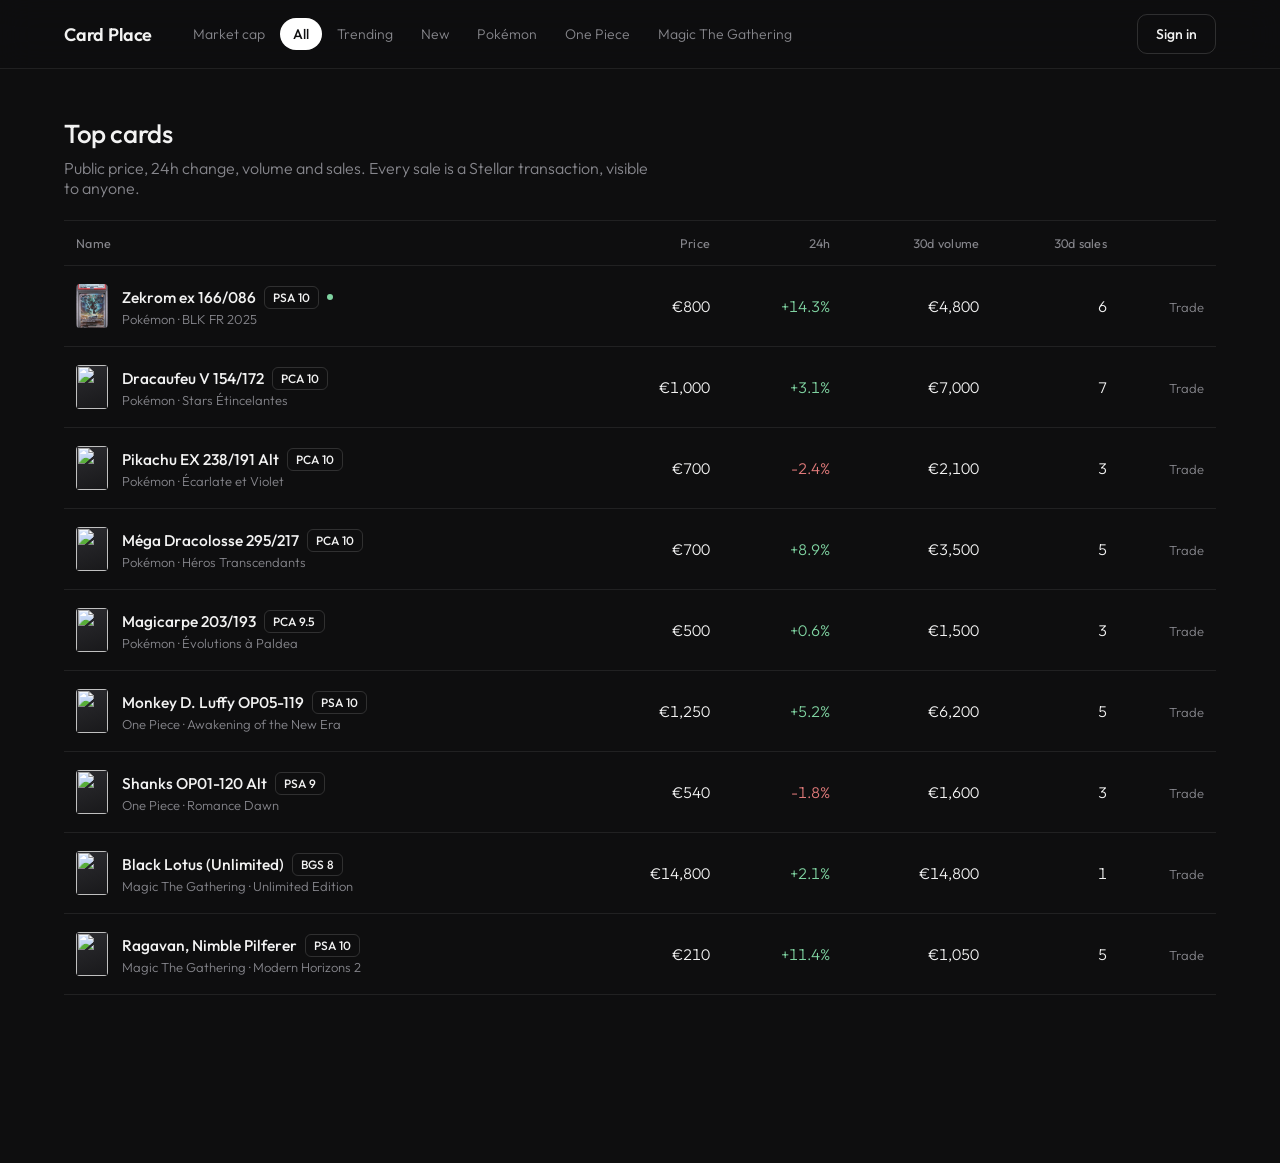
<file: demo-web-page/index.html>
<!doctype html>
<html lang="en">
<head>
  <meta charset="utf-8">
  <meta name="viewport" content="width=device-width, initial-scale=1">
  <title>Card Place — Zekrom ex PSA 10</title>
  <link rel="preconnect" href="https://fonts.googleapis.com">
  <link href="https://fonts.googleapis.com/css2?family=Outfit:wght@300;400;500;600&display=swap" rel="stylesheet">
  <link rel="stylesheet" href="styles.css">
</head>
<body>

<nav class="nav">
  <div class="nav-inner">
    <a class="brand" href="#">Card Place</a>
    <div class="nav-links tabs" id="market-tabs">
      <button data-cat="cap">Market cap</button>
      <button data-cat="all" class="active">All</button>
      <button data-cat="trending">Trending</button>
      <button data-cat="new">New</button>
      <button data-cat="Pokémon">Pokémon</button>
      <button data-cat="One Piece">One Piece</button>
      <button data-cat="Magic The Gathering">Magic The Gathering</button>
    </div>
    <div class="nav-right">
      <button class="btn btn-ghost">Sign in</button>
    </div>
  </div>
</nav>

<main class="page">

  <!-- ====== Market ====== -->
  <section id="market" class="section">
    <div class="section-head">
      <h1 id="market-title">Top cards</h1>
      <p class="muted" id="market-sub">Public price, 24h change, volume and sales. Every sale is a Stellar transaction, visible to anyone.</p>
    </div>

    <div class="tabs cap-filter" id="cap-filter" hidden>
      <button data-game="all" class="active">All</button>
      <button data-game="Pokémon">Pokémon</button>
      <button data-game="One Piece">One Piece</button>
      <button data-game="Magic The Gathering">Magic The Gathering</button>
    </div>
    <div class="cap-grid" id="cap-grid" hidden></div>

    <div class="table-wrap" id="market-table-wrap">
      <table class="table" id="market-table">
        <thead>
          <tr>
            <th>Name</th>
            <th class="num">Price</th>
            <th class="num">24h</th>
            <th class="num">30d volume</th>
            <th class="num">30d sales</th>
            <th class="num"></th>
          </tr>
        </thead>
        <tbody></tbody>
      </table>
    </div>
  </section>

  <!-- ====== Card ====== -->
  <section id="card" class="section card-section" hidden>

    <aside class="card-visual">
      <div class="card3d" id="card3d">
        <div class="card3d-inner" id="card3d-inner">
          <img class="face front" src="../docs/psa-137798077-front.jpg" alt="Zekrom ex PSA 10, front">
          <img class="face back" src="../docs/psa-137798077-back.jpg" alt="Zekrom ex PSA 10, back">
        </div>
      </div>
      <input class="turn" id="turn" type="range" min="0" max="180" value="0" step="1" aria-label="Turn the card">
    </aside>

    <div class="card-data">

      <header class="card-head">
        <div>
          <p class="eyebrow">Pokémon · BLK FR 2025 · 166/086 · Special Illustration Rare</p>
          <h2 id="card-title">Zekrom ex <span class="grade-chip">PSA 10</span></h2>
        </div>
        <div class="stats">
          <div class="stat"><div class="stat-value"><small>€</small><span id="st-last">—</span></div><div class="stat-label">Last sale</div></div>
          <div class="stat"><div class="stat-value"><small>€</small><span id="st-record">—</span></div><div class="stat-label">Record sale</div></div>
          <div class="stat"><div class="stat-value stat-trend" id="st-trend-wrap"><span id="st-trend">—</span><small>%</small></div><div class="stat-label">All-time change</div></div>
        </div>
      </header>

      <!-- Sales history -->
      <div class="block">
        <div class="block-head">
          <h3>Sales history</h3>
          <div class="select-chip">
            <span>Grade</span>
            <select id="grade-filter"><option value="10">10</option><option value="9">9</option><option value="all">All</option></select>
          </div>
        </div>


        <div class="chart-wrap">
          <svg id="chart" viewBox="0 0 900 300" preserveAspectRatio="none" aria-label="Price chart"></svg>
          <div class="chart-tip" id="chart-tip" hidden></div>
        </div>
        <div class="chart-x"><span id="x-start"></span><span id="x-end"></span></div>

        <div class="periods" id="periods">
          <button data-days="7">7D</button>
          <button data-days="30">1M</button>
          <button data-days="90">3M</button>
          <button data-days="180">6M</button>
          <button data-days="ytd">YTD</button>
          <button data-days="all" class="active">All</button>
        </div>
      </div>

      <!-- Rarity -->
      <div class="block rarity">
        <div class="block-head">
          <h3>How rare is this card?</h3>
          <button class="textlink" id="pop-toggle">Click to see more data</button>
        </div>
        <div class="rarity-row">
          <div class="rarity-item"><span class="rarity-big" id="rarity-big">—</span><span class="rarity-sub" id="rarity-sub"></span></div>
          <div class="rarity-item"><span class="rarity-big" id="rarity-gem">—</span><span class="rarity-sub">gem rate</span></div>
          <div class="rarity-item"><span class="rarity-big" id="rarity-total">—</span><span class="rarity-sub">graded in total</span></div>
        </div>
        <div class="pop-more" id="pop-more" hidden>
          <p class="rarity-text" id="rarity-text"></p>
          <div class="grades" id="pop"></div>
        </div>
      </div>

    </div>

    <aside class="card-side">
      <div class="actions actions-top">
        <button class="btn btn-primary" id="btn-buy">Buy now</button>
        <button class="btn btn-ghost" id="btn-offer">Make an offer</button>
        <button class="btn btn-ghost" id="btn-sell">Sell</button>
      </div>

      <!-- Recent transactions -->
      <div class="block">
        <div class="block-head">
          <h3>Recent sales</h3>

        </div>
        <div class="txs" id="txs"></div>
      </div>

      <div class="grid-2">
        <!-- On-chain record -->
        <div class="block" id="vault">
          <div class="block-head">
            <h3>Card record</h3>
            <span class="tag" id="vault-status">—</span>
          </div>
          <p class="record-text" id="record-text">Reading the public record…</p>
        <a class="btn btn-ghost btn-block btn-track" id="btn-track" href="#" target="_blank" rel="noopener">
          <svg class="ico" viewBox="0 0 24 24"><path d="M12 3l8 4.5v9L12 21l-8-4.5v-9L12 3zM12 12l8-4.5M12 12v9M12 12L4 7.5"/></svg>
          Track this card on the blockchain
        </a>
        </div>

        <!-- Card details -->
        <div class="block">
          <div class="block-head">
            <h3>Card details</h3>
          </div>
          <dl class="kv details" id="details"></dl>
        </div>
      </div>
      </div>

      <p class="footnote">Card record and live prices are read from the Stellar testnet. Sales history, population and the other market rows are sample data.</p>
    </aside>
  </section>

</main>

<script src="app.js"></script>
</body>
</html>
</file>
<file: demo-web-page/styles.css>
:root {
  --bg: #0e0e0f;
  --line: rgba(255, 255, 255, 0.08);
  --line-2: rgba(255, 255, 255, 0.14);
  --surface: rgba(255, 255, 255, 0.035);
  --text: #f2f2f2;
  --muted: #86868c;
  --up: #7fd3a1;
  --down: #e07a7a;
  --ease: cubic-bezier(0.4, 0, 0.2, 1);
}

* { box-sizing: border-box; }
html, body { margin: 0; background: var(--bg); color: var(--text); font-family: "Outfit", system-ui, -apple-system, sans-serif; font-weight: 300; -webkit-font-smoothing: antialiased; }
a { color: inherit; text-decoration: none; }
button { font: inherit; color: inherit; cursor: pointer; background: none; border: 0; padding: 0; }
h1, h2, h3 { margin: 0; font-weight: 500; letter-spacing: -0.015em; }
h1 { font-size: 26px; }
h2 { font-size: 38px; display: flex; align-items: center; gap: 14px; line-height: 1.1; }
h3 { font-size: 15px; color: var(--text); }
p { margin: 0; }
.muted { color: var(--muted); }
.small { font-size: 13px; }
.eyebrow { color: var(--muted); font-size: 13px; letter-spacing: 0.02em; margin-bottom: 8px; }

/* nav */
.nav { position: sticky; top: 0; z-index: 10; background: rgba(14, 14, 15, 0.8); backdrop-filter: blur(16px); -webkit-backdrop-filter: blur(16px); border-bottom: 1px solid var(--line); }
.nav-inner { max-width: 1200px; margin: 0 auto; padding: 14px 24px; display: flex; align-items: center; gap: 28px; }
.brand { font-weight: 600; font-size: 18px; letter-spacing: -0.01em; }
.nav-links { display: flex; align-items: center; }
.nav-right { margin-left: auto; }

/* buttons */
.btn { border: 1px solid var(--line-2); border-radius: 10px; padding: 10px 18px; font-weight: 500; font-size: 14px; transition: all .2s var(--ease); }
.btn:hover { transform: translateY(-1px); border-color: rgba(255,255,255,0.3); }
.btn-primary { background: #fff; color: #0e0e0f; border-color: #fff; }
.btn-primary:hover { background: #e9e9e9; }
.btn-ghost { background: transparent; }
.btn-block { width: 100%; margin-top: 18px; }
.textlink { color: var(--muted); font-size: 13px; border-bottom: 1px solid transparent; transition: all .2s var(--ease); align-self: center; }
.textlink:hover { color: var(--text); border-color: var(--text); }
.tag { font-size: 12px; padding: 4px 10px; border-radius: 999px; border: 1px solid var(--line-2); color: var(--text); }
.tag.ok { color: var(--up); border-color: rgba(127, 211, 161, 0.35); }
.tag.warn { color: #e2c37a; border-color: rgba(226, 195, 122, 0.35); }

/* tabs */
.tabs { display: flex; gap: 2px; }
.tabs button { padding: 7px 13px; border-radius: 999px; color: var(--muted); font-size: 14px; transition: all .2s var(--ease); }
.tabs button:hover { color: var(--text); }
.tabs button.active { background: #fff; color: #0e0e0f; font-weight: 500; }

/* layout */
.page { max-width: 1200px; margin: 0 auto; padding: 48px 24px 96px; }
.section { margin-bottom: 72px; }
.section-head { margin-bottom: 22px; }
.section-head p { margin-top: 8px; max-width: 600px; }

/* market table */
.table-wrap { border-top: 1px solid var(--line); }
.table { width: 100%; border-collapse: collapse; }
.table th { text-align: left; font-weight: 400; color: var(--muted); font-size: 12.5px; letter-spacing: 0.02em; padding: 14px 12px; border-bottom: 1px solid var(--line); }
.table td { padding: 18px 12px; border-bottom: 1px solid var(--line); font-size: 15.5px; }
.table tbody tr { cursor: pointer; transition: background .2s var(--ease); }
.table tbody tr:hover { background: var(--surface); }
.table .num { text-align: right; font-variant-numeric: tabular-nums; }
.row-name { display: flex; align-items: center; gap: 14px; }
.row-thumb { width: 32px; height: 44px; border-radius: 4px; background: linear-gradient(160deg, #2c2c30, #18181a); object-fit: cover; flex-shrink: 0; }
.row-title { font-weight: 500; display: flex; align-items: center; gap: 8px; }
.row-sub { color: var(--muted); font-size: 13px; margin-top: 2px; }
.grade-chip { font-size: 12px; font-weight: 500; padding: 3px 8px; border-radius: 6px; border: 1px solid var(--line-2); color: var(--text); letter-spacing: 0.02em; }
h2 .grade-chip { font-size: 14px; padding: 5px 10px; }
.up { color: var(--up); } .down { color: var(--down); }
.live-dot { width: 6px; height: 6px; border-radius: 50%; background: var(--up); display: inline-block; }

/* card section */
.card-section { display: grid; grid-template-columns: 380px 1fr; gap: 56px; align-items: start; }
.card-visual { position: sticky; top: 92px; display: flex; flex-direction: column; gap: 16px; }
.card-visual img { width: 100%; border-radius: 10px; display: block; box-shadow: 0 40px 80px rgba(0,0,0,0.6); transition: transform .5s var(--ease); }
.card-visual img:hover { transform: translateY(-4px); }
.card-data { min-width: 0; }
.card-head { display: flex; justify-content: space-between; align-items: flex-start; gap: 24px; padding-bottom: 28px; }
.actions { display: flex; gap: 8px; flex-shrink: 0; padding-top: 6px; }

/* blocks: thin dividers instead of boxes */
.block { padding: 26px 0; border-top: 1px solid var(--line); }
.block-head { display: flex; justify-content: space-between; align-items: center; margin-bottom: 18px; }
.grid-2 { display: grid; grid-template-columns: 1fr 1fr; gap: 0 48px; }

.select-chip { display: flex; align-items: center; gap: 8px; font-size: 13px; color: var(--muted); }
.select-chip select { background: transparent; color: var(--text); border: 1px solid var(--line-2); border-radius: 8px; padding: 4px 8px; font: inherit; outline: none; }
.select-chip select option { background: #1a1a1c; }

#grader-tabs { margin: 0 0 22px -13px; }

.stats { display: grid; grid-template-columns: repeat(3, 1fr); gap: 16px; margin-bottom: 22px; }
.stat-value { font-size: 36px; font-weight: 500; letter-spacing: -0.03em; line-height: 1; display: flex; align-items: baseline; gap: 3px; }
.stat-value small { font-size: 16px; color: var(--muted); font-weight: 300; }
.stat-trend { color: var(--up); }
.stat-trend.down { color: var(--down); }
.stat-label { color: var(--muted); font-size: 13px; margin-top: 8px; }

.chart-wrap { position: relative; height: 250px; }
#chart { width: 100%; height: 100%; display: block; overflow: visible; }
.chart-tip { position: absolute; pointer-events: none; background: #1a1a1c; border: 1px solid var(--line-2); border-radius: 8px; padding: 7px 10px; font-size: 13px; transform: translate(-50%, -125%); white-space: nowrap; }
.chart-tip b { font-weight: 500; }
.chart-x { display: flex; justify-content: space-between; color: var(--muted); font-size: 12.5px; margin-top: 8px; }

.periods { display: flex; margin-top: 18px; border-top: 1px solid var(--line); padding-top: 10px; }
.periods button { flex: 1; padding: 9px 0; border-radius: 8px; color: var(--muted); font-size: 13.5px; font-weight: 500; transition: all .2s var(--ease); }
.periods button:hover { color: var(--text); }
.periods button.active { color: var(--text); background: var(--surface); }

/* order book */
.orderbook { display: grid; grid-template-columns: 1fr 1fr; gap: 24px; }
.ob-title { color: var(--muted); font-size: 12.5px; margin-bottom: 8px; }
.ob-row { display: flex; justify-content: space-between; padding: 8px 10px; border-radius: 6px; position: relative; font-variant-numeric: tabular-nums; font-size: 14px; overflow: hidden; }
.ob-row::before { content: ""; position: absolute; inset: 0; width: var(--w, 0%); background: var(--surface); z-index: -1; }
.ob-row.bid .ob-price { color: var(--up); } .ob-row.ask .ob-price { color: var(--down); }
.ob-row span:last-child { color: var(--muted); }
.ob-spread { margin-top: 14px; color: var(--muted); font-size: 12.5px; display: flex; justify-content: space-between; }
.ob-empty { color: var(--muted); font-size: 13px; padding: 8px 10px; }

/* rarity */
.rarity .block-head { margin-bottom: 24px; }
.rarity-hero { text-align: center; margin-bottom: 32px; }
.rarity-big { font-size: 48px; font-weight: 500; letter-spacing: -0.04em; line-height: 1; }
.rarity-text { color: var(--muted); font-size: 15px; margin-top: 12px; max-width: 520px; margin-left: auto; margin-right: auto; line-height: 1.5; }
.grades { display: grid; grid-template-columns: repeat(6, 1fr); gap: 10px; }
.grade { border: 1px solid var(--line); border-radius: 12px; padding: 14px 8px; text-align: center; transition: all .25s var(--ease); }
.grade.current { border-color: #fff; background: var(--surface); }
.grade-count { font-size: 24px; font-weight: 500; letter-spacing: -0.02em; line-height: 1; }
.grade-name { color: var(--muted); font-size: 12.5px; margin-top: 8px; }
.grade.current .grade-name { color: var(--text); }
.grade-share { color: var(--muted); font-size: 12px; margin-top: 4px; }

/* key / value */
.kv { display: grid; grid-template-columns: 1fr 1fr; gap: 14px 24px; margin: 0 0 18px; }
.kv > div { display: flex; flex-direction: column; gap: 4px; }
.kv dt { color: var(--muted); font-size: 12px; }
.kv dd { margin: 0; font-size: 14px; word-break: break-all; }
.mono { font-family: ui-monospace, SFMono-Regular, Menlo, monospace; font-size: 12.5px; }

/* checks */
.checks { list-style: none; margin: 0; padding: 0; display: flex; flex-direction: column; gap: 12px; font-size: 14px; }
.checks li { display: flex; align-items: center; gap: 12px; }
.check-dot { width: 16px; height: 16px; border-radius: 50%; display: inline-flex; align-items: center; justify-content: center; border: 1px solid var(--line-2); flex-shrink: 0; font-size: 10px; }
.check-dot.ok { color: var(--up); border-color: rgba(127, 211, 161, 0.5); }
.check-dot.pending { color: var(--muted); }

.footnote { color: var(--muted); font-size: 12.5px; padding-top: 26px; border-top: 1px solid var(--line); }

@media (max-width: 980px) {
  .card-section { grid-template-columns: 1fr; gap: 32px; }
  .card-visual { position: static; max-width: 380px; margin: 0 auto; }
  .grid-2 { grid-template-columns: 1fr; gap: 0; }
  .grades { grid-template-columns: repeat(3, 1fr); }
  .rarity-big { font-size: 44px; }
  .nav-inner { flex-wrap: wrap; gap: 14px; }
  .nav-links { order: 3; width: 100%; overflow-x: auto; padding-bottom: 4px; }
  .card-head { flex-direction: column; }
  h2 { font-size: 30px; }
  .stat-value { font-size: 28px; }
}

/* buy & sell now */
.market-now { display: grid; grid-template-columns: 1fr auto 1fr; gap: 32px; align-items: center; }
.now-side.right { text-align: right; }
.now-label { color: var(--muted); font-size: 13px; margin-bottom: 8px; }
.now-price { font-size: 34px; font-weight: 500; letter-spacing: -0.03em; line-height: 1; }
.now-price small { font-size: 15px; color: var(--muted); font-weight: 300; margin-left: 6px; letter-spacing: 0; }
.now-sub { color: var(--muted); font-size: 13px; margin-top: 8px; }
.now-gap { text-align: center; padding: 14px 22px; border: 1px solid var(--line); border-radius: 12px; min-width: 150px; }
.now-gap-value { font-size: 20px; font-weight: 500; }
.now-gap-label { color: var(--muted); font-size: 12px; margin-top: 4px; }
.now-help { color: var(--muted); font-size: 13.5px; margin-top: 20px; max-width: 640px; line-height: 1.5; }
@media (max-width: 980px) {
  .market-now { grid-template-columns: 1fr; gap: 18px; }
  .now-side.right { text-align: left; }
  .now-gap { min-width: 0; }
}

/* three columns: card | history & rarity | market, record, trust */
.card-section { grid-template-columns: 300px minmax(0, 1fr) 360px; gap: 40px; }
.card-side { min-width: 0; }
.card-side .block:first-child { border-top: 0; padding-top: 6px; }
.card-side .market-now { grid-template-columns: 1fr; gap: 16px; }
.card-side .now-side.right { text-align: left; }
.card-side .now-gap { text-align: left; padding: 10px 14px; display: flex; align-items: baseline; gap: 10px; min-width: 0; }
.card-side .now-gap-label { margin-top: 0; }
.card-side .now-price { font-size: 28px; }
.card-side .now-help { font-size: 13px; margin-top: 14px; }
.card-side .grid-2 { grid-template-columns: 1fr; }
.card-side .kv { grid-template-columns: 1fr 1fr; gap: 12px 16px; }
.card-side .footnote { padding-top: 22px; }
.grades { grid-template-columns: repeat(6, 1fr); gap: 8px; }
.grade { padding: 12px 6px; }
.grade-count { font-size: 20px; }
@media (max-width: 1180px) {
  .card-section { grid-template-columns: 280px minmax(0, 1fr); }
  .card-side { grid-column: 1 / -1; }
  .card-side .grid-2 { grid-template-columns: 1fr 1fr; gap: 0 48px; }
  .card-side .market-now { grid-template-columns: 1fr auto 1fr; }
  .card-side .now-side.right { text-align: right; }
}
@media (max-width: 980px) {
  .card-section { grid-template-columns: 1fr; }
  .card-side .grid-2 { grid-template-columns: 1fr; }
  .card-side .market-now { grid-template-columns: 1fr; }
  .card-side .now-side.right { text-align: left; }
}

/* card flush to the left edge */
.card-section { max-width: none; margin-left: calc(-1 * max(24px, (100vw - 1200px) / 2 + 24px)); padding-left: 56px; grid-template-columns: 300px minmax(0, 1fr) 360px; }
@media (max-width: 980px) { .card-section { margin-left: 0; padding-left: 0; } }

/* right column pushed towards the right edge, symmetric with the card */
.card-section { margin-right: calc(-1 * max(24px, (100vw - 1200px) / 2 + 24px)); padding-right: 56px; gap: 56px; }
@media (max-width: 980px) { .card-section { margin-right: 0; padding-right: 0; gap: 32px; } }
.card-side .actions { margin-top: 18px; padding-top: 0; }
.card-side .actions .btn { flex: 1; padding: 12px 18px; }
.card-side .actions { display: grid; grid-template-columns: 1fr 1fr; gap: 8px; }
.card-side .actions .btn-primary { grid-column: 1 / -1; }
.card-side .actions-top { margin: 0 0 22px; padding-top: 6px; }
.card-side .block:first-of-type { border-top: 1px solid var(--line); padding-top: 26px; }
.card-side .block-head { flex-wrap: wrap; gap: 4px 12px; }
.card-side #ob-source { width: 100%; }

/* smaller sales-history header */
.card-data .stat-value { font-size: 24px; }
.card-data .stat-value small { font-size: 13px; }
.card-data .stat-label { font-size: 12.5px; margin-top: 5px; }
.card-data .stats { margin-bottom: 16px; gap: 12px; }
#grader-tabs { margin-bottom: 16px; }
#grader-tabs button { padding: 5px 11px; font-size: 13px; }
.card-data .block-head h3 { font-size: 14px; }
.select-chip { font-size: 12.5px; }
.select-chip select { padding: 3px 6px; font-size: 12.5px; }

/* recent transactions */
.txs { display: flex; flex-direction: column; }
.tx { display: grid; grid-template-columns: 70px 72px 1fr auto; align-items: center; gap: 10px; padding: 10px 0; border-bottom: 1px solid var(--line); font-size: 13.5px; }
.tx:last-child { border-bottom: 0; }
.tx-price { font-weight: 500; font-variant-numeric: tabular-nums; }
.tx-when { color: var(--muted); }
.tx-buyer { color: var(--muted); display: flex; align-items: center; gap: 6px; }
.tx-head { color: var(--muted); font-size: 12px; padding: 4px 0 8px; }
.tx-head div:last-child { text-align: right; }
.tx-buyer { justify-content: flex-end; }
.card-side .actions .btn-track { grid-column: 1 / -1; display: inline-flex; align-items: center; justify-content: center; gap: 8px; color: var(--muted); border-style: dashed; }
.card-side .actions .btn-track:hover { color: var(--text); }
.ico { width: 15px; height: 15px; fill: none; stroke: currentColor; stroke-width: 1.6; stroke-linecap: round; stroke-linejoin: round; }
.card-head { flex-direction: column; align-items: stretch; gap: 22px; }
.card-head .stats { margin-bottom: 0; }

/* title and key figures on one line */
.card-head { flex-direction: row; align-items: flex-end; justify-content: space-between; gap: 24px; }
.card-head .stats { grid-template-columns: repeat(3, auto); gap: 28px; flex-shrink: 0; }
.card-head .stat { text-align: right; }
.card-head .stat-value { justify-content: flex-end; }
@media (max-width: 1180px) { .card-head { flex-direction: column; align-items: stretch; } .card-head .stat { text-align: left; } .card-head .stat-value { justify-content: flex-start; } }
.card-head > div:first-child { flex: 1 1 auto; min-width: 0; }
.card-head h2 { font-size: 30px; white-space: nowrap; }
.card-head .eyebrow { white-space: nowrap; overflow: hidden; text-overflow: ellipsis; }
.card-head .stats { gap: 18px; }
.card-head .stat-value { font-size: 20px; }
.card-head .stat-label { font-size: 11.5px; }
.card-head .eyebrow { white-space: normal; overflow: visible; text-overflow: clip; }
.card-side .btn-track { display: inline-flex; align-items: center; justify-content: center; gap: 8px; color: var(--muted); border-style: dashed; margin-top: 16px; }
.card-side .btn-track:hover { color: var(--text); }

/* card record as a sentence */
.record-text { font-size: 14px; line-height: 1.55; color: var(--text); }
.card-side .btn-track { margin-top: 14px; }

/* compact rarity */
.rarity .block-head { margin-bottom: 14px; }
.rarity-hero { text-align: left; margin-bottom: 14px; display: flex; align-items: baseline; gap: 14px; flex-wrap: wrap; }
.rarity-big { font-size: 26px; }
.rarity-text { font-size: 13px; margin: 0; max-width: none; flex: 1 1 320px; color: var(--muted); }
.grades { gap: 6px; }
.grade { padding: 8px 4px; border-radius: 8px; }
.grade-count { font-size: 15px; }
.grade-name { font-size: 11px; margin-top: 3px; }
.grade-share { font-size: 10.5px; margin-top: 2px; }

/* card a bit lower, 3D turn */
.card-visual { padding-top: 48px; gap: 14px; }
.card3d { perspective: 1400px; cursor: grab; user-select: none; }
.card3d:active { cursor: grabbing; }
.card3d-inner { position: relative; transform-style: preserve-3d; aspect-ratio: 1189 / 1904; }
.card3d .face { position: absolute; inset: 0; width: 100%; height: 100%; object-fit: contain; border-radius: 10px; backface-visibility: hidden; -webkit-backface-visibility: hidden; box-shadow: 0 40px 80px rgba(0,0,0,0.6); transition: none; }
.card3d .face:hover { transform: none; }
.card3d .back { transform: rotateY(180deg); }
.turn { -webkit-appearance: none; appearance: none; width: 70%; align-self: center; height: 2px; background: var(--line-2); border-radius: 999px; outline: none; margin-top: 10px; }
.turn::-webkit-slider-thumb { -webkit-appearance: none; width: 14px; height: 14px; border-radius: 50%; background: #fff; cursor: pointer; border: 0; }
.turn::-moz-range-thumb { width: 14px; height: 14px; border-radius: 50%; background: #fff; cursor: pointer; border: 0; }

/* flat card, two faces */
.card3d { perspective: 1400px; position: relative; }
.card3d .face { box-shadow: 0 40px 80px rgba(0,0,0,0.6); }
.rarity .block-head { margin-bottom: 8px; }
.rarity-big { font-size: 30px; }
.rarity-line { display: flex; align-items: baseline; gap: 10px; }
.rarity-sub { color: var(--muted); font-size: 14px; }
.pop-more { margin-top: 14px; }
.pop-more .rarity-text { margin: 0 0 12px; }
.rarity-row { display: flex; gap: 36px; flex-wrap: wrap; }
.rarity-item { display: flex; flex-direction: column; gap: 4px; }
.rarity-item .rarity-big { font-size: 26px; }
.rarity-item .rarity-sub { font-size: 13px; }

/* nav tabs as links */
.navtab { padding: 7px 13px; border-radius: 999px; color: var(--muted); font-size: 14px; transition: all .2s var(--ease); }
.navtab:hover { color: var(--text); }
.navtab.active { background: #fff; color: #0e0e0f; font-weight: 500; }

/* market cap page */
.cap-head { display: flex; justify-content: space-between; align-items: flex-end; gap: 24px; }
.cap-grid { display: grid; grid-template-columns: 1fr 1fr; gap: 10px 40px; border-top: 1px solid var(--line); padding-top: 10px; }
.cap-card { display: grid; grid-template-columns: 54px 64px 1fr auto; align-items: center; gap: 16px; padding: 12px 8px; border-bottom: 1px solid var(--line); border-radius: 10px; transition: background .2s var(--ease); }
.cap-card:hover { background: var(--surface); }
.cap-rank { display: flex; align-items: center; gap: 8px; }
.cap-trend { font-size: 10px; }
.cap-trend.up { color: var(--up); } .cap-trend.down { color: var(--down); }
.cap-num { font-size: 26px; font-weight: 500; letter-spacing: -0.03em; }
.cap-art { width: 64px; height: 88px; border-radius: 6px; position: relative; overflow: hidden; }
.cap-year { position: absolute; left: 50%; bottom: 4px; transform: translateX(-50%); background: rgba(255,255,255,0.92); color: #0e0e0f; font-size: 10px; font-weight: 500; padding: 1px 6px; border-radius: 4px; }
.cap-name { font-weight: 500; font-size: 15px; }
.cap-set { color: var(--muted); font-size: 12.5px; margin-top: 2px; }
.cap-value { font-size: 24px; font-weight: 500; letter-spacing: -0.02em; color: var(--up); font-variant-numeric: tabular-nums; display: flex; align-items: baseline; gap: 6px; }
.cap-value small { font-size: 11px; color: var(--muted); font-weight: 300; }
@media (max-width: 980px) { .cap-grid { grid-template-columns: 1fr; } .cap-head { flex-direction: column; align-items: flex-start; } }
.cap-grid { grid-auto-flow: column; grid-template-rows: repeat(7, auto); }
@media (max-width: 980px) { .cap-grid { grid-auto-flow: row; grid-template-rows: none; } }
.cap-art img { position: absolute; inset: 0; width: 100%; height: 100%; object-fit: cover; object-position: top; }
.cap-grid[hidden], .table-wrap[hidden] { display: none; }
.cap-filter { margin-bottom: 16px; }
.cap-filter[hidden] { display: none; }
.cap-empty { grid-column: 1 / -1; padding: 24px 8px; }
.card-section[hidden] { display: none; }
</file>
<file: apps/web/styles.css>
:root {
  --bg: #0e0e0f;
  --line: rgba(255, 255, 255, 0.08);
  --line-2: rgba(255, 255, 255, 0.14);
  --surface: rgba(255, 255, 255, 0.035);
  --text: #f2f2f2;
  --muted: #86868c;
  --up: #7fd3a1;
  --down: #e07a7a;
  --ease: cubic-bezier(0.4, 0, 0.2, 1);
}

* { box-sizing: border-box; }
html, body { margin: 0; background: var(--bg); color: var(--text); font-family: "Outfit", system-ui, -apple-system, sans-serif; font-weight: 300; -webkit-font-smoothing: antialiased; }
a { color: inherit; text-decoration: none; }
button { font: inherit; color: inherit; cursor: pointer; background: none; border: 0; padding: 0; }
h1, h2, h3 { margin: 0; font-weight: 500; letter-spacing: -0.015em; }
h1 { font-size: 26px; }
h2 { font-size: 38px; display: flex; align-items: center; gap: 14px; line-height: 1.1; }
h3 { font-size: 15px; color: var(--text); }
p { margin: 0; }
.muted { color: var(--muted); }
.small { font-size: 13px; }
.eyebrow { color: var(--muted); font-size: 13px; letter-spacing: 0.02em; margin-bottom: 8px; }

/* nav */
.nav { position: sticky; top: 0; z-index: 10; background: rgba(14, 14, 15, 0.8); backdrop-filter: blur(16px); -webkit-backdrop-filter: blur(16px); border-bottom: 1px solid var(--line); }
.nav-inner { max-width: 1200px; margin: 0 auto; padding: 14px 24px; display: flex; align-items: center; gap: 28px; }
.brand { font-weight: 600; font-size: 18px; letter-spacing: -0.01em; }
.nav-links { display: flex; align-items: center; }
.nav-right { margin-left: auto; }

/* buttons */
.btn { border: 1px solid var(--line-2); border-radius: 10px; padding: 10px 18px; font-weight: 500; font-size: 14px; transition: all .2s var(--ease); }
.btn:hover { transform: translateY(-1px); border-color: rgba(255,255,255,0.3); }
.btn-primary { background: #fff; color: #0e0e0f; border-color: #fff; }
.btn-primary:hover { background: #e9e9e9; }
.btn-ghost { background: transparent; }
.btn-block { width: 100%; margin-top: 18px; }
.textlink { color: var(--muted); font-size: 13px; border-bottom: 1px solid transparent; transition: all .2s var(--ease); align-self: center; }
.textlink:hover { color: var(--text); border-color: var(--text); }
.tag { font-size: 12px; padding: 4px 10px; border-radius: 999px; border: 1px solid var(--line-2); color: var(--text); }
.tag.ok { color: var(--up); border-color: rgba(127, 211, 161, 0.35); }
.tag.warn { color: #e2c37a; border-color: rgba(226, 195, 122, 0.35); }

/* tabs */
.tabs { display: flex; gap: 2px; }
.tabs button { padding: 7px 13px; border-radius: 999px; color: var(--muted); font-size: 14px; transition: all .2s var(--ease); }
.tabs button:hover { color: var(--text); }
.tabs button.active { background: #fff; color: #0e0e0f; font-weight: 500; }

/* layout */
.page { max-width: 1200px; margin: 0 auto; padding: 48px 24px 96px; }
.section { margin-bottom: 72px; }
.section-head { margin-bottom: 22px; }
.section-head p { margin-top: 8px; max-width: 600px; }

/* market table */
.table-wrap { border-top: 1px solid var(--line); }
.table { width: 100%; border-collapse: collapse; }
.table th { text-align: left; font-weight: 400; color: var(--muted); font-size: 12.5px; letter-spacing: 0.02em; padding: 14px 12px; border-bottom: 1px solid var(--line); }
.table td { padding: 18px 12px; border-bottom: 1px solid var(--line); font-size: 15.5px; }
.table tbody tr { cursor: pointer; transition: background .2s var(--ease); }
.table tbody tr:hover { background: var(--surface); }
.table .num { text-align: right; font-variant-numeric: tabular-nums; }
.row-name { display: flex; align-items: center; gap: 14px; }
.row-thumb { width: 32px; height: 44px; border-radius: 4px; background: linear-gradient(160deg, #2c2c30, #18181a); object-fit: cover; flex-shrink: 0; }
.row-title { font-weight: 500; display: flex; align-items: center; gap: 8px; }
.row-sub { color: var(--muted); font-size: 13px; margin-top: 2px; }
.grade-chip { font-size: 12px; font-weight: 500; padding: 3px 8px; border-radius: 6px; border: 1px solid var(--line-2); color: var(--text); letter-spacing: 0.02em; }
h2 .grade-chip { font-size: 14px; padding: 5px 10px; }
.up { color: var(--up); } .down { color: var(--down); }
.live-dot { width: 6px; height: 6px; border-radius: 50%; background: var(--up); display: inline-block; }

/* card section */
.card-section { display: grid; grid-template-columns: 380px 1fr; gap: 56px; align-items: start; }
.card-visual { position: sticky; top: 92px; display: flex; flex-direction: column; gap: 16px; }
.card-visual img { width: 100%; border-radius: 10px; display: block; box-shadow: 0 40px 80px rgba(0,0,0,0.6); transition: transform .5s var(--ease); }
.card-visual img:hover { transform: translateY(-4px); }
.card-data { min-width: 0; }
.card-head { display: flex; justify-content: space-between; align-items: flex-start; gap: 24px; padding-bottom: 28px; }
.actions { display: flex; gap: 8px; flex-shrink: 0; padding-top: 6px; }

/* blocks: thin dividers instead of boxes */
.block { padding: 26px 0; border-top: 1px solid var(--line); }
.block-head { display: flex; justify-content: space-between; align-items: center; margin-bottom: 18px; }
.grid-2 { display: grid; grid-template-columns: 1fr 1fr; gap: 0 48px; }

.select-chip { display: flex; align-items: center; gap: 8px; font-size: 13px; color: var(--muted); }
.select-chip select { background: transparent; color: var(--text); border: 1px solid var(--line-2); border-radius: 8px; padding: 4px 8px; font: inherit; outline: none; }
.select-chip select option { background: #1a1a1c; }

#grader-tabs { margin: 0 0 22px -13px; }

.stats { display: grid; grid-template-columns: repeat(3, 1fr); gap: 16px; margin-bottom: 22px; }
.stat-value { font-size: 36px; font-weight: 500; letter-spacing: -0.03em; line-height: 1; display: flex; align-items: baseline; gap: 3px; }
.stat-value small { font-size: 16px; color: var(--muted); font-weight: 300; }
.stat-trend { color: var(--up); }
.stat-trend.down { color: var(--down); }
.stat-label { color: var(--muted); font-size: 13px; margin-top: 8px; }

.chart-wrap { position: relative; height: 250px; }
#chart { width: 100%; height: 100%; display: block; overflow: visible; }
.chart-tip { position: absolute; pointer-events: none; background: #1a1a1c; border: 1px solid var(--line-2); border-radius: 8px; padding: 7px 10px; font-size: 13px; transform: translate(-50%, -125%); white-space: nowrap; }
.chart-tip b { font-weight: 500; }
.chart-x { display: flex; justify-content: space-between; color: var(--muted); font-size: 12.5px; margin-top: 8px; }

.periods { display: flex; margin-top: 18px; border-top: 1px solid var(--line); padding-top: 10px; }
.periods button { flex: 1; padding: 9px 0; border-radius: 8px; color: var(--muted); font-size: 13.5px; font-weight: 500; transition: all .2s var(--ease); }
.periods button:hover { color: var(--text); }
.periods button.active { color: var(--text); background: var(--surface); }

/* order book */
.orderbook { display: grid; grid-template-columns: 1fr 1fr; gap: 24px; }
.ob-title { color: var(--muted); font-size: 12.5px; margin-bottom: 8px; }
.ob-row { display: flex; justify-content: space-between; padding: 8px 10px; border-radius: 6px; position: relative; font-variant-numeric: tabular-nums; font-size: 14px; overflow: hidden; }
.ob-row::before { content: ""; position: absolute; inset: 0; width: var(--w, 0%); background: var(--surface); z-index: -1; }
.ob-row.bid .ob-price { color: var(--up); } .ob-row.ask .ob-price { color: var(--down); }
.ob-row span:last-child { color: var(--muted); }
.ob-spread { margin-top: 14px; color: var(--muted); font-size: 12.5px; display: flex; justify-content: space-between; }
.ob-empty { color: var(--muted); font-size: 13px; padding: 8px 10px; }

/* rarity */
.rarity .block-head { margin-bottom: 24px; }
.rarity-hero { text-align: center; margin-bottom: 32px; }
.rarity-big { font-size: 48px; font-weight: 500; letter-spacing: -0.04em; line-height: 1; }
.rarity-text { color: var(--muted); font-size: 15px; margin-top: 12px; max-width: 520px; margin-left: auto; margin-right: auto; line-height: 1.5; }
.grades { display: grid; grid-template-columns: repeat(6, 1fr); gap: 10px; }
.grade { border: 1px solid var(--line); border-radius: 12px; padding: 14px 8px; text-align: center; transition: all .25s var(--ease); }
.grade.current { border-color: #fff; background: var(--surface); }
.grade-count { font-size: 24px; font-weight: 500; letter-spacing: -0.02em; line-height: 1; }
.grade-name { color: var(--muted); font-size: 12.5px; margin-top: 8px; }
.grade.current .grade-name { color: var(--text); }
.grade-share { color: var(--muted); font-size: 12px; margin-top: 4px; }

/* key / value */
.kv { display: grid; grid-template-columns: 1fr 1fr; gap: 14px 24px; margin: 0 0 18px; }
.kv > div { display: flex; flex-direction: column; gap: 4px; }
.kv dt { color: var(--muted); font-size: 12px; }
.kv dd { margin: 0; font-size: 14px; word-break: break-all; }
.mono { font-family: ui-monospace, SFMono-Regular, Menlo, monospace; font-size: 12.5px; }

/* checks */
.checks { list-style: none; margin: 0; padding: 0; display: flex; flex-direction: column; gap: 12px; font-size: 14px; }
.checks li { display: flex; align-items: center; gap: 12px; }
.check-dot { width: 16px; height: 16px; border-radius: 50%; display: inline-flex; align-items: center; justify-content: center; border: 1px solid var(--line-2); flex-shrink: 0; font-size: 10px; }
.check-dot.ok { color: var(--up); border-color: rgba(127, 211, 161, 0.5); }
.check-dot.pending { color: var(--muted); }

.footnote { color: var(--muted); font-size: 12.5px; padding-top: 26px; border-top: 1px solid var(--line); }

@media (max-width: 980px) {
  .card-section { grid-template-columns: 1fr; gap: 32px; }
  .card-visual { position: static; max-width: 380px; margin: 0 auto; }
  .grid-2 { grid-template-columns: 1fr; gap: 0; }
  .grades { grid-template-columns: repeat(3, 1fr); }
  .rarity-big { font-size: 44px; }
  .nav-inner { flex-wrap: wrap; gap: 14px; }
  .nav-links { order: 3; width: 100%; overflow-x: auto; padding-bottom: 4px; }
  .card-head { flex-direction: column; }
  h2 { font-size: 30px; }
  .stat-value { font-size: 28px; }
}

/* buy & sell now */
.market-now { display: grid; grid-template-columns: 1fr auto 1fr; gap: 32px; align-items: center; }
.now-side.right { text-align: right; }
.now-label { color: var(--muted); font-size: 13px; margin-bottom: 8px; }
.now-price { font-size: 34px; font-weight: 500; letter-spacing: -0.03em; line-height: 1; }
.now-price small { font-size: 15px; color: var(--muted); font-weight: 300; margin-left: 6px; letter-spacing: 0; }
.now-sub { color: var(--muted); font-size: 13px; margin-top: 8px; }
.now-gap { text-align: center; padding: 14px 22px; border: 1px solid var(--line); border-radius: 12px; min-width: 150px; }
.now-gap-value { font-size: 20px; font-weight: 500; }
.now-gap-label { color: var(--muted); font-size: 12px; margin-top: 4px; }
.now-help { color: var(--muted); font-size: 13.5px; margin-top: 20px; max-width: 640px; line-height: 1.5; }
@media (max-width: 980px) {
  .market-now { grid-template-columns: 1fr; gap: 18px; }
  .now-side.right { text-align: left; }
  .now-gap { min-width: 0; }
}

/* three columns: card | history & rarity | market, record, trust */
.card-section { grid-template-columns: 300px minmax(0, 1fr) 360px; gap: 40px; }
.card-side { min-width: 0; }
.card-side .block:first-child { border-top: 0; padding-top: 6px; }
.card-side .market-now { grid-template-columns: 1fr; gap: 16px; }
.card-side .now-side.right { text-align: left; }
.card-side .now-gap { text-align: left; padding: 10px 14px; display: flex; align-items: baseline; gap: 10px; min-width: 0; }
.card-side .now-gap-label { margin-top: 0; }
.card-side .now-price { font-size: 28px; }
.card-side .now-help { font-size: 13px; margin-top: 14px; }
.card-side .grid-2 { grid-template-columns: 1fr; }
.card-side .kv { grid-template-columns: 1fr 1fr; gap: 12px 16px; }
.card-side .footnote { padding-top: 22px; }
.grades { grid-template-columns: repeat(6, 1fr); gap: 8px; }
.grade { padding: 12px 6px; }
.grade-count { font-size: 20px; }
@media (max-width: 1180px) {
  .card-section { grid-template-columns: 280px minmax(0, 1fr); }
  .card-side { grid-column: 1 / -1; }
  .card-side .grid-2 { grid-template-columns: 1fr 1fr; gap: 0 48px; }
  .card-side .market-now { grid-template-columns: 1fr auto 1fr; }
  .card-side .now-side.right { text-align: right; }
}
@media (max-width: 980px) {
  .card-section { grid-template-columns: 1fr; }
  .card-side .grid-2 { grid-template-columns: 1fr; }
  .card-side .market-now { grid-template-columns: 1fr; }
  .card-side .now-side.right { text-align: left; }
}

/* card flush to the left edge */
.card-section { max-width: none; margin-left: calc(-1 * max(24px, (100vw - 1200px) / 2 + 24px)); padding-left: 56px; grid-template-columns: 300px minmax(0, 1fr) 360px; }
@media (max-width: 980px) { .card-section { margin-left: 0; padding-left: 0; } }

/* right column pushed towards the right edge, symmetric with the card */
.card-section { margin-right: calc(-1 * max(24px, (100vw - 1200px) / 2 + 24px)); padding-right: 56px; gap: 56px; }
@media (max-width: 980px) { .card-section { margin-right: 0; padding-right: 0; gap: 32px; } }
.card-side .actions { margin-top: 18px; padding-top: 0; }
.card-side .actions .btn { flex: 1; padding: 12px 18px; }
.card-side .actions { display: grid; grid-template-columns: 1fr 1fr; gap: 8px; }
.card-side .actions .btn-primary { grid-column: 1 / -1; }
.card-side .actions-top { margin: 0 0 22px; padding-top: 6px; }
.card-side .block:first-of-type { border-top: 1px solid var(--line); padding-top: 26px; }
.card-side .block-head { flex-wrap: wrap; gap: 4px 12px; }
.card-side #ob-source { width: 100%; }

/* smaller sales-history header */
.card-data .stat-value { font-size: 24px; }
.card-data .stat-value small { font-size: 13px; }
.card-data .stat-label { font-size: 12.5px; margin-top: 5px; }
.card-data .stats { margin-bottom: 16px; gap: 12px; }
#grader-tabs { margin-bottom: 16px; }
#grader-tabs button { padding: 5px 11px; font-size: 13px; }
.card-data .block-head h3 { font-size: 14px; }
.select-chip { font-size: 12.5px; }
.select-chip select { padding: 3px 6px; font-size: 12.5px; }

/* recent transactions */
.txs { display: flex; flex-direction: column; }
.tx { display: grid; grid-template-columns: 70px 72px 1fr auto; align-items: center; gap: 10px; padding: 10px 0; border-bottom: 1px solid var(--line); font-size: 13.5px; }
.tx:last-child { border-bottom: 0; }
.tx-price { font-weight: 500; font-variant-numeric: tabular-nums; }
.tx-when { color: var(--muted); }
.tx-buyer { color: var(--muted); display: flex; align-items: center; gap: 6px; }
.tx-head { color: var(--muted); font-size: 12px; padding: 4px 0 8px; }
.tx-head div:last-child { text-align: right; }
.tx-buyer { justify-content: flex-end; }
.card-side .actions .btn-track { grid-column: 1 / -1; display: inline-flex; align-items: center; justify-content: center; gap: 8px; color: var(--muted); border-style: dashed; }
.card-side .actions .btn-track:hover { color: var(--text); }
.ico { width: 15px; height: 15px; fill: none; stroke: currentColor; stroke-width: 1.6; stroke-linecap: round; stroke-linejoin: round; }
.card-head { flex-direction: column; align-items: stretch; gap: 22px; }
.card-head .stats { margin-bottom: 0; }

/* title and key figures on one line */
.card-head { flex-direction: row; align-items: flex-end; justify-content: space-between; gap: 24px; }
.card-head .stats { grid-template-columns: repeat(3, auto); gap: 28px; flex-shrink: 0; }
.card-head .stat { text-align: right; }
.card-head .stat-value { justify-content: flex-end; }
@media (max-width: 1180px) { .card-head { flex-direction: column; align-items: stretch; } .card-head .stat { text-align: left; } .card-head .stat-value { justify-content: flex-start; } }
.card-head > div:first-child { flex: 1 1 auto; min-width: 0; }
.card-head h2 { font-size: 30px; white-space: nowrap; }
.card-head .eyebrow { white-space: nowrap; overflow: hidden; text-overflow: ellipsis; }
.card-head .stats { gap: 18px; }
.card-head .stat-value { font-size: 20px; }
.card-head .stat-label { font-size: 11.5px; }
.card-head .eyebrow { white-space: normal; overflow: visible; text-overflow: clip; }
.card-side .btn-track { display: inline-flex; align-items: center; justify-content: center; gap: 8px; color: var(--muted); border-style: dashed; margin-top: 16px; }
.card-side .btn-track:hover { color: var(--text); }

/* card record as a sentence */
.record-text { font-size: 14px; line-height: 1.55; color: var(--text); }
.card-side .btn-track { margin-top: 14px; }

/* compact rarity */
.rarity .block-head { margin-bottom: 14px; }
.rarity-hero { text-align: left; margin-bottom: 14px; display: flex; align-items: baseline; gap: 14px; flex-wrap: wrap; }
.rarity-big { font-size: 26px; }
.rarity-text { font-size: 13px; margin: 0; max-width: none; flex: 1 1 320px; color: var(--muted); }
.grades { gap: 6px; }
.grade { padding: 8px 4px; border-radius: 8px; }
.grade-count { font-size: 15px; }
.grade-name { font-size: 11px; margin-top: 3px; }
.grade-share { font-size: 10.5px; margin-top: 2px; }

/* card a bit lower, 3D turn */
.card-visual { padding-top: 48px; gap: 14px; }
.card3d { perspective: 1400px; cursor: grab; user-select: none; }
.card3d:active { cursor: grabbing; }
.card3d-inner { position: relative; transform-style: preserve-3d; aspect-ratio: 1189 / 1904; }
.card3d .face { position: absolute; inset: 0; width: 100%; height: 100%; object-fit: contain; border-radius: 10px; backface-visibility: hidden; -webkit-backface-visibility: hidden; box-shadow: 0 40px 80px rgba(0,0,0,0.6); transition: none; }
.card3d .face:hover { transform: none; }
.card3d .back { transform: rotateY(180deg); }
.turn { -webkit-appearance: none; appearance: none; width: 70%; align-self: center; height: 2px; background: var(--line-2); border-radius: 999px; outline: none; margin-top: 10px; }
.turn::-webkit-slider-thumb { -webkit-appearance: none; width: 14px; height: 14px; border-radius: 50%; background: #fff; cursor: pointer; border: 0; }
.turn::-moz-range-thumb { width: 14px; height: 14px; border-radius: 50%; background: #fff; cursor: pointer; border: 0; }

/* flat card, two faces */
.card3d { perspective: 1400px; position: relative; }
.card3d .face { box-shadow: 0 40px 80px rgba(0,0,0,0.6); }
.rarity .block-head { margin-bottom: 8px; }
.rarity-big { font-size: 30px; }
.rarity-line { display: flex; align-items: baseline; gap: 10px; }
.rarity-sub { color: var(--muted); font-size: 14px; }
.pop-more { margin-top: 14px; }
.pop-more .rarity-text { margin: 0 0 12px; }
.rarity-row { display: flex; gap: 36px; flex-wrap: wrap; }
.rarity-item { display: flex; flex-direction: column; gap: 4px; }
.rarity-item .rarity-big { font-size: 26px; }
.rarity-item .rarity-sub { font-size: 13px; }

/* nav tabs as links */
.navtab { padding: 7px 13px; border-radius: 999px; color: var(--muted); font-size: 14px; transition: all .2s var(--ease); }
.navtab:hover { color: var(--text); }
.navtab.active { background: #fff; color: #0e0e0f; font-weight: 500; }

/* market cap page */
.cap-head { display: flex; justify-content: space-between; align-items: flex-end; gap: 24px; }
.cap-grid { display: grid; grid-template-columns: 1fr 1fr; gap: 10px 40px; border-top: 1px solid var(--line); padding-top: 10px; }
.cap-card { display: grid; grid-template-columns: 54px 64px 1fr auto; align-items: center; gap: 16px; padding: 12px 8px; border-bottom: 1px solid var(--line); border-radius: 10px; transition: background .2s var(--ease); }
.cap-card:hover { background: var(--surface); }
.cap-rank { display: flex; align-items: center; gap: 8px; }
.cap-trend { font-size: 10px; }
.cap-trend.up { color: var(--up); } .cap-trend.down { color: var(--down); }
.cap-num { font-size: 26px; font-weight: 500; letter-spacing: -0.03em; }
.cap-art { width: 64px; height: 88px; border-radius: 6px; position: relative; overflow: hidden; }
.cap-year { position: absolute; left: 50%; bottom: 4px; transform: translateX(-50%); background: rgba(255,255,255,0.92); color: #0e0e0f; font-size: 10px; font-weight: 500; padding: 1px 6px; border-radius: 4px; }
.cap-name { font-weight: 500; font-size: 15px; }
.cap-set { color: var(--muted); font-size: 12.5px; margin-top: 2px; }
.cap-value { font-size: 24px; font-weight: 500; letter-spacing: -0.02em; color: var(--up); font-variant-numeric: tabular-nums; display: flex; align-items: baseline; gap: 6px; }
.cap-value small { font-size: 11px; color: var(--muted); font-weight: 300; }
@media (max-width: 980px) { .cap-grid { grid-template-columns: 1fr; } .cap-head { flex-direction: column; align-items: flex-start; } }
.cap-grid { grid-auto-flow: column; grid-template-rows: repeat(7, auto); }
@media (max-width: 980px) { .cap-grid { grid-auto-flow: row; grid-template-rows: none; } }
.cap-art img { position: absolute; inset: 0; width: 100%; height: 100%; object-fit: cover; object-position: top; }
.cap-grid[hidden], .table-wrap[hidden] { display: none; }
.cap-filter { margin-bottom: 16px; }
.cap-filter[hidden] { display: none; }
.cap-empty { grid-column: 1 / -1; padding: 24px 8px; }
.card-section[hidden] { display: none; }
</file>
